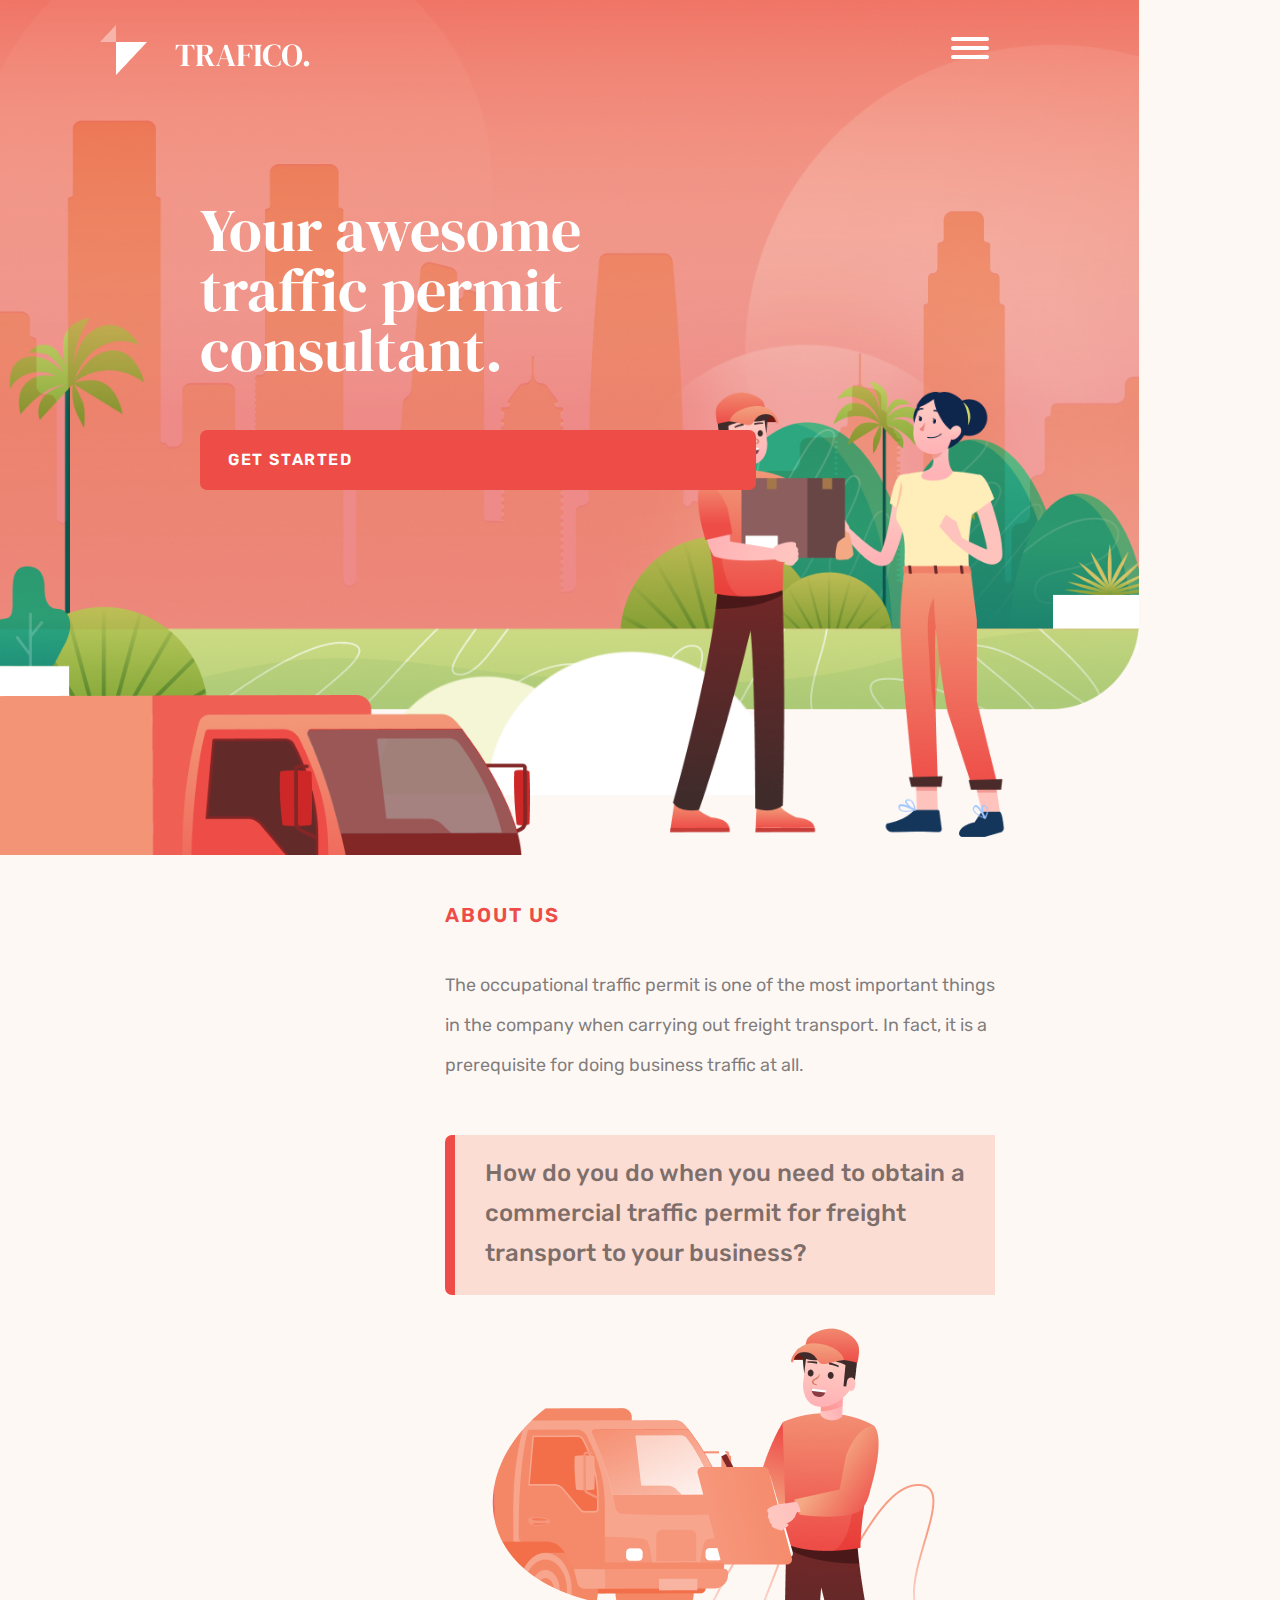
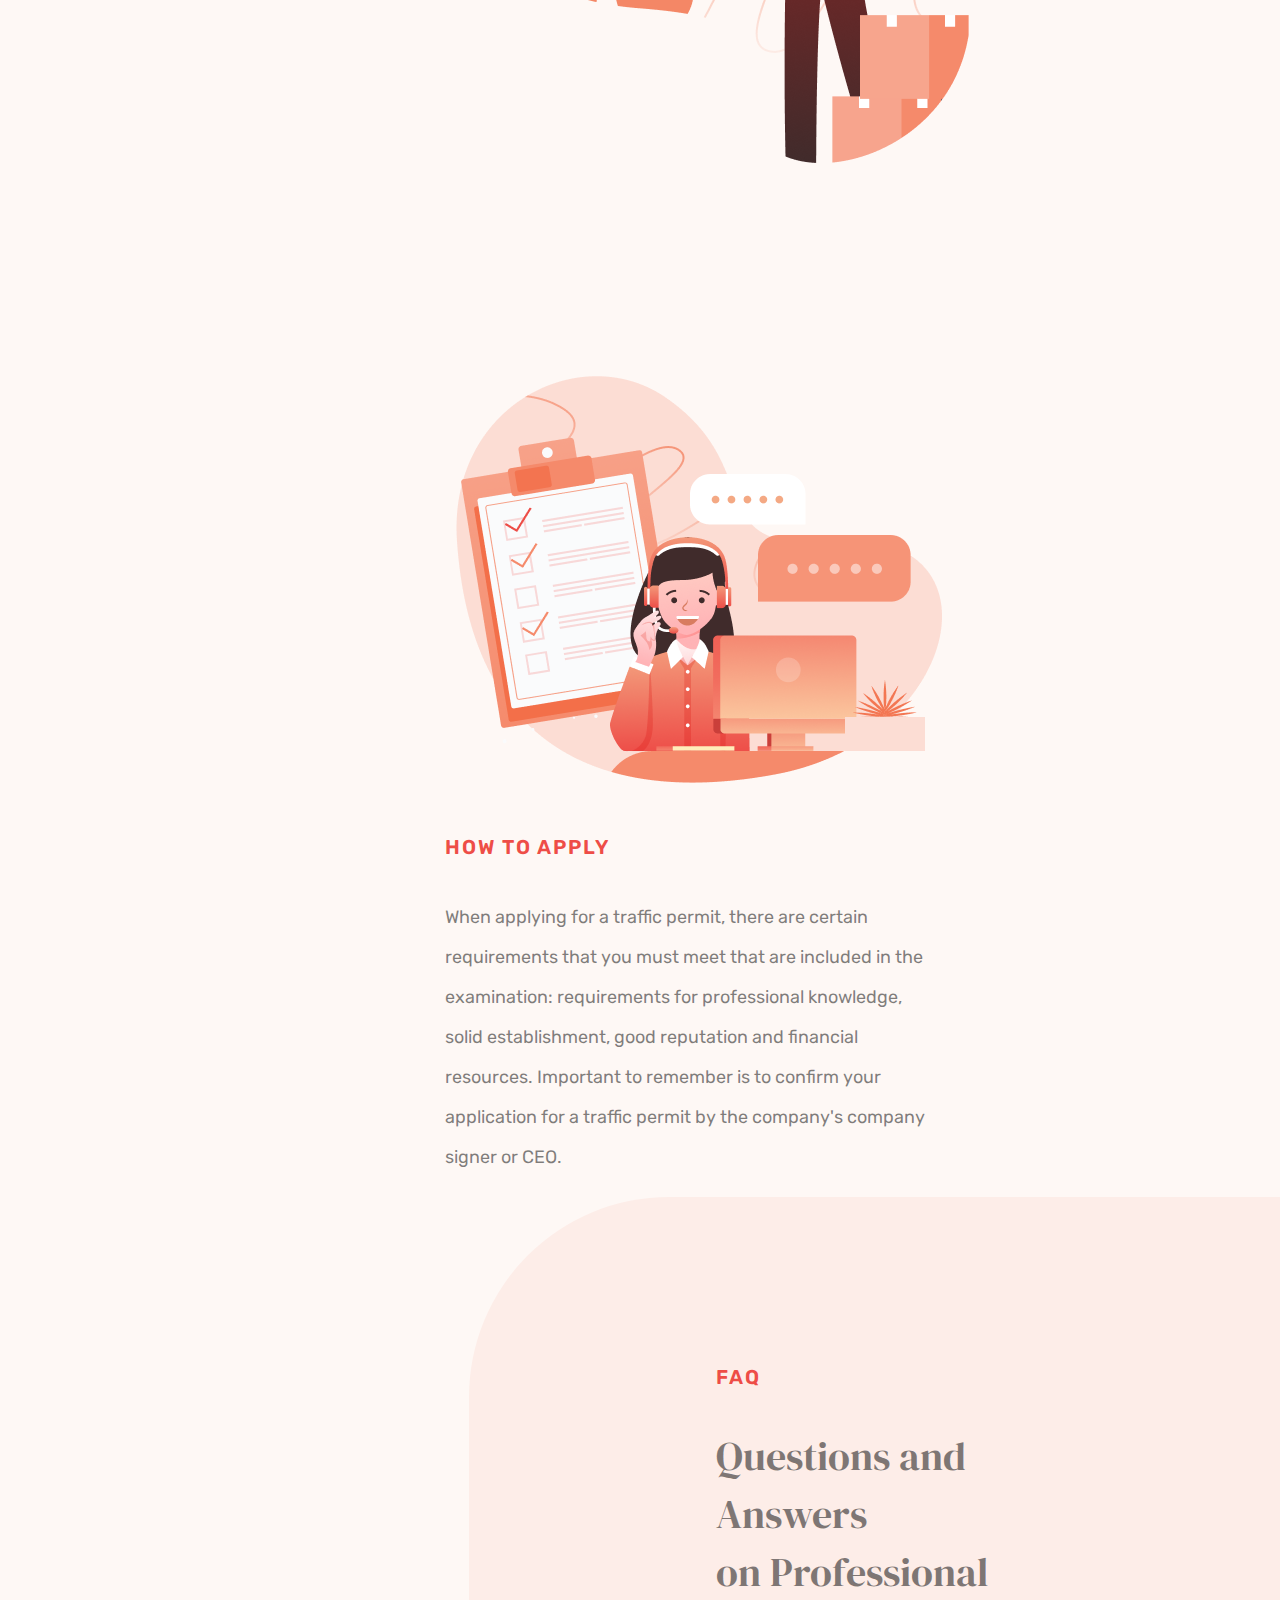
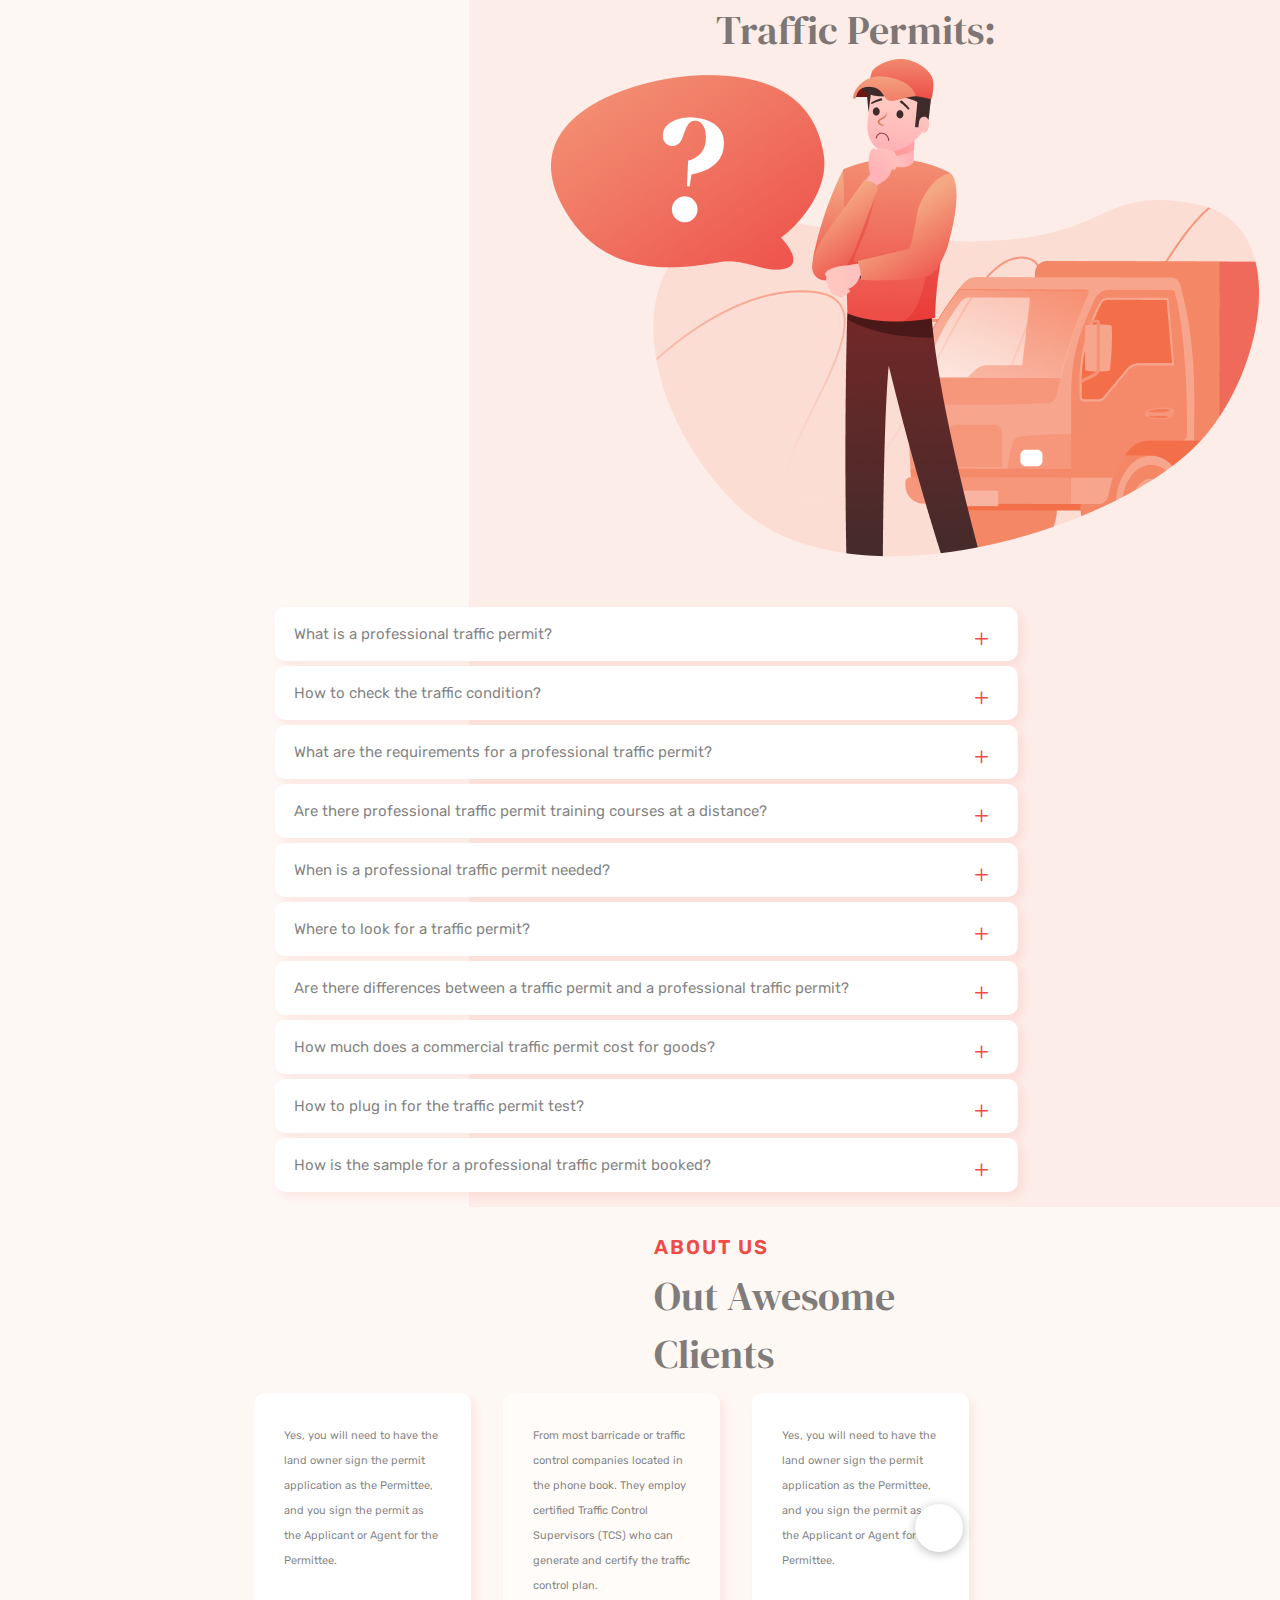
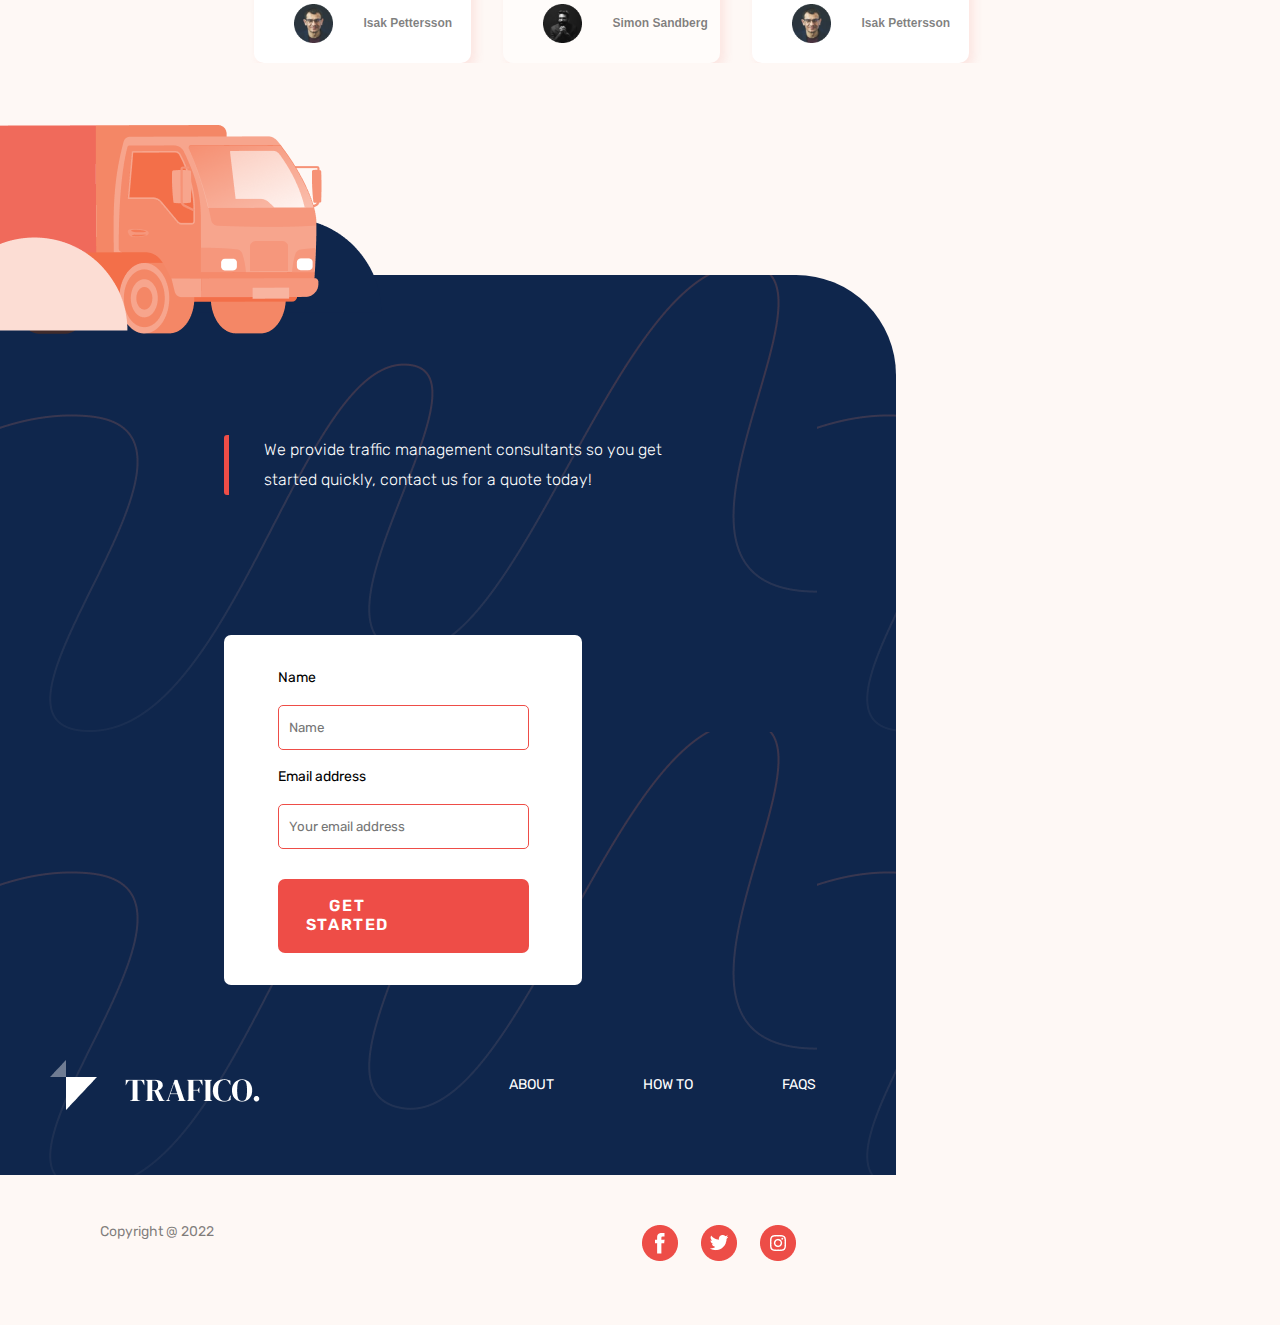
<file: index.html>
<!DOCTYPE html>
<html lang="en">

<head>
    <meta charset="UTF-8">
    <meta http-equiv="X-UA-Compatible" content="IE=edge">
    <meta name="viewport" content="width=device-width, initial-scale=1.0">
    <title>Traffico</title>
    <link href="https://fonts.googleapis.com/icon?family=Material+Icons" rel="stylesheet">
    <!-- <link
    rel="stylesheet"
    href="https://cdnjs.cloudflare.com/ajax/libs/animate.css/4.1.1/animate.min.css"
    /> -->
    <link rel="stylesheet" href="./css/style.css">
</head>

<body>
    <main>
<section>    
    <div id="row1">
        <header>
            <div class="logo"><img src="./img/logo.png" alt="logo"></div>
            <div class="nav">
                <ul>
                    <a href="#about"><li>about</li></a>
                    <a href="#howto"><li>how to</li></a>
                    <a href="#faq"><li>faqs</li></a>
                    <a href="#contact"><li class="btn">contact us</li></a>
                </ul>
            </div>
            <div class="nav-burger-menu">
                <input type="checkbox">
        <span></span>
        <span></span>
        <span></span>
        <ul class="menu-burger">
            <a href="#about"><li>about</li></a>
                    <a href="#howto"><li>how to</li></a>
                    <a href="#faq"><li>faqs</li></a>
                    <a href="#contact"><li>contact us</li></a>
            
        </ul>
            </div>
        </header>
        
            <div class="main-home">
                <div class="home-title">
                    <h1>Your awesome <br> traffic permit  <br> consultant.</h1>
                    <button type="submit">get started <span class="material-icons">
                        arrow_right_alt
                        </span></button>
                </div>
            </div>
        
    </div>
</section><section>
    <a name="about"></a>
    <div id="row2">
        <article>
            <h2>about us</h2>
            <p>The occupational traffic permit is one of the most important things in the company when carrying out freight transport.  In fact, it is a prerequisite for doing business traffic at all. </p>
            <div class="text-block">
                <p><b>How do you do when you need to obtain 
                    a commercial traffic permit for freight transport to your business?</b> </p>
                
            </div>
        </article>
        <div class="block-right">
            <img src="./img/man01.png" alt="man">
        </div>
    </div>
</section><section>
    <a name="howto"></a>
    <div id="row3">
        <div class="block-left">
            <img src="./img/illustrations.png" alt="">
        </div>
        <article>
            <h2>How to apply</h2>
                <p>When applying for a traffic permit, there are certain requirements that you must meet that are included in the examination: requirements for professional knowledge, solid establishment, good reputation and financial resources. Important to remember is to confirm your application for a traffic permit by the company's company signer or CEO. </p>
        </article>
    </div>
    
</section><section>
    <a name="faq"></a>
    <div id="row4">
        <div class="content">
            <div class="right-bg">

            <div class="block-top">
                <article>
                    <h2>FAQ</h2>
                    <p>Questions and Answers <br> on Professional Traffic Permits:</p>
                </article>
                <div class="block-right">
                    <img src="./img/man02.png" alt="man">
                </div>
            </div>
            <div class="block-bottom">
                <div class="accordion">
                    <!-- Panel 1 -->
                    <div>
                        <input type="checkbox" name="panel" id="panel-1">
                        <label for="panel-1">What is a professional traffic permit?</label>
                        <div class="accordion__content accordion__content--small">
                            
                            <p class="accordion__body">Traffic permits are a requirement for conducting professional traffic. Lorem ipsum dolor
                                sit amet, consectetur adipisicing elit.</p>
                        </div>
                    </div>

                    <!-- Panel 2 -->
                    <div>
                        <input type="checkbox" name="panel" id="panel-2">
                        <label for="panel-2">How to check the traffic condition?</label>
                        <div class="accordion__content accordion__content--large">
                            
                            <p class="accordion__body">Lorem ipsum dolor sit amet, consectetur adipisicing elit. Iusto
                                possimus at a cum saepe molestias modi illo facere ducimus voluptatibus praesentium
                                deleniti fugiat ab error quia sit perspiciatis velit necessitatibus.Lorem ipsum dolor
                                sit amet, consectetur adipisicing elit. Lorem ipsum dolor sit amet, consectetur
                                adipisicing elit. Sapiente eligendi nulla illo culpa ab in at adipisci eveniet id itaque
                                maxime soluta recusandae doloribus laboriosam dignissimos est aut cupiditate delectus.
                            </p>
                        </div>
                    </div>

                    <!-- Panel 3 -->
                    <div>
                        <input type="checkbox" name="panel" id="panel-3">
                        <label for="panel-3">What are the requirements for a professional traffic permit?</label>
                        <div class="accordion__content accordion__content--med">
                            
                            <p class="accordion__body">Lorem ipsum dolor sit amet, consectetur adipisicing elit. Iusto
                                possimus at a cum saepe molestias modi illo facere ducimus voluptatibus praesentium
                                deleniti fugiat ab error quia sit perspiciatis velit necessitatibus.Lorem ipsum dolor
                                sit amet, consectetur adipisicing elit.</p>
                        </div>
                    </div>

                    <!-- Panel 4 -->
                    <div>
                        <input type="checkbox" name="panel" id="panel-4">
                        <label for="panel-4">Are there professional traffic permit training courses at a distance?</label>
                        <div class="accordion__content accordion__content--med">
                            
                            <p class="accordion__body">Lorem ipsum dolor sit amet, consectetur adipisicing elit. Iusto
                                possimus at a cum saepe molestias modi illo facere ducimus voluptatibus praesentium
                                deleniti fugiat ab error quia sit perspiciatis velit necessitatibus.Lorem ipsum dolor
                                sit amet, consectetur adipisicing elit. </p>
                        </div>
                    </div>
                    
                    <!-- Panel 5 -->
                    <div>
                        <input type="checkbox" name="panel" id="panel-5">
                        <label for="panel-5">When is a professional traffic permit needed?</label>
                        <div class="accordion__content accordion__content--small">
                            
                            <p class="accordion__body">Lorem ipsum dolor sit amet, consectetur adipisicing elit. Iusto
                                possimus at a cum saepe molestias modi illo facere ducimus voluptatibus praesentium
                                deleniti fugiat ab error quia sit perspiciatis velit necessitatibus. </p>
                        </div>
                    </div>
                    
                    <!-- Panel 6 -->
                    <div>
                        <input type="checkbox" name="panel" id="panel-6">
                        <label for="panel-6">Where to look for a traffic permit?</label>
                        <div class="accordion__content accordion__content--med">
                            
                            <p class="accordion__body">Lorem ipsum dolor sit amet, consectetur adipisicing elit. Iusto
                                possimus at a cum saepe molestias modi illo facere ducimus voluptatibus praesentium
                                deleniti fugiat ab error quia sit perspiciatis velit necessitatibus.Lorem ipsum dolor
                                sit amet, consectetur adipisicing elit. </p>
                        </div>
                    </div>
                    
                    <!-- Panel 7 -->
                    <div>
                        <input type="checkbox" name="panel" id="panel-7">
                        <label for="panel-7">Are there differences between a traffic permit and a professional traffic permit?</label>
                        <div class="accordion__content accordion__content--med">
                            
                            <p class="accordion__body"> Iusto
                                possimus at a cum saepe molestias modi illo facere ducimus voluptatibus praesentium Iusto
                                possimus at a cum saepe molestias modi illo facere ducimus voluptatibus praesentium
                                deleniti fugiat ab error quia sit perspiciatis velit necessitatibus.Lorem ipsum dolor
                                sit amet, consectetur adipisicing elit. </p>
                        </div>
                    </div>
                    
                    <!-- Panel 8 -->
                    <div>
                        <input type="checkbox" name="panel" id="panel-8">
                        <label for="panel-8">How much does a commercial traffic permit cost for goods?</label>
                        <div class="accordion__content accordion__content--small">
                            
                            <p class="accordion__body">Lorem ipsum dolor sit amet, consectetur adipisicing elit. Iusto
                                possimus at a cum saepe molestias modi illo facere ducimus voluptatibus praesentium
                            consectetur adipisicing elit. </p>
                        </div>
                    </div>
                    <!-- end -->
                    <!-- Panel 9 -->
                    <div>
                        <input type="checkbox" name="panel" id="panel-9">
                        <label for="panel-9">How to plug in for the traffic permit test?</label>
                        <div class="accordion__content accordion__content--small">
                            
                            <p class="accordion__body">Lorem ipsum dolor sit amet, consectetur adipisicing elit. Iusto
                                possimus at a cum saepe molestias modi illo facere ducimus voluptatibus praesentium </p>
                        </div>
                    </div>
                    <!-- end -->
                    <!-- Panel 10 -->
                    <div>
                        <input type="checkbox" name="panel" id="panel-10">
                        <label for="panel-10">How is the sample for a professional traffic permit booked?</label>
                        <div class="accordion__content accordion__content--small">
                            
                            <p class="accordion__body">Lorem ipsum dolor sit amet, consectetur adipisicing elit. Iusto
                                possimus at a cum saepe molestias modi illo facere ducimus voluptatibus praesentium
                            consectetur adipisicing elit. </p>
                        </div>
                    </div>
                    <!-- end -->
                </div>

            </div>
        </div>
        </div>
    </div>

</section><section>
    <div id="row5">
        <div class="colum-left">
            <h2>about us</h2>
            <article>
                <p>Out Awesome
                    Clients</p>    
            </article>
        </div>
        <div class="sliderShow">
    
            <div class="rt-container">
                <div class="col-rt-12">
                    <div class='demo-container'>
                        <div class='carousel'>
                            <input checked='checked' class='carousel__activator' id='carousel-slide-activator-1' name='carousel'
                                type='radio'>
                            <input class='carousel__activator' id='carousel-slide-activator-2' name='carousel' type='radio'>
                            <input class='carousel__activator' id='carousel-slide-activator-3' name='carousel' type='radio'>
                            <div class='carousel__controls'>
                                <label class='carousel__control carousel__control--forward' for='carousel-slide-activator-2'>
                                    <span class="material-icons">
                                        east
                                        </span>
                                </label>
                            </div>
                            <div class='carousel__controls'>
                                <label class='carousel__control carousel__control--backward' for='carousel-slide-activator-1'>
                                    <span class="material-icons">
                                        west
                                        </span>
                                </label>
                                <label class='carousel__control carousel__control--forward' for='carousel-slide-activator-3'>
                                    <span class="material-icons">
                                        east
                                        </span>
                                </label>
                            </div>
                            <div class='carousel__controls'>
                                <label class='carousel__control carousel__control--backward' for='carousel-slide-activator-2'>
                                    <span class="material-icons">
                                        west
                                        </span>
                                </label>
                            </div>
                            <div class='carousel__screen'>
                                <div class='carousel__track'>
                                    <div
                                        class='carousel__item carousel__item--mobile-in-1 carousel__item--tablet-in-2 carousel__item--desktop-in-3'>
                                        <div class='demo-content'>
                                            <p>Yes, you will need to have the land owner sign the permit application as the Permittee, and you sign the permit as the Applicant or Agent for the Permittee.</p>
                                            <div class="brand">
                                                <img src="./img/Ellipse01.png" alt="avatar">
                                                <span>Isak Pettersson</span>
                                            </div>
                                        </div>
                                    </div>
                                    <div
                                        class='carousel__item carousel__item--mobile-in-1 carousel__item--tablet-in-2 carousel__item--desktop-in-3'>
                                        <div class='demo-content'>
                                            <p>From most barricade or traffic control companies located in the phone book. They employ certified Traffic Control Supervisors (TCS) who can generate and certify the traffic control plan. </p>
                                            <div class="brand">
                                                <img src="./img/Ellipse02.png" alt="avatar">
                                                <span>Simon Sandberg</span>
                                            </div>
                                        </div>
                                    </div>
                                    <div
                                        class='carousel__item carousel__item--mobile-in-1 carousel__item--tablet-in-2 carousel__item--desktop-in-3'>
                                        <div class='demo-content'>
                                            <p>Yes, you will need to have the land owner sign the permit application as the Permittee, and you sign the permit as the Applicant or Agent for the Permittee.</p>
                                            <div class="brand">
                                                <img src="./img/Ellipse01.png" alt="avatar">
                                                <span>Isak Pettersson</span>
                                            </div>
                                        </div>
                                    </div>
                                    <div
                                        class='carousel__item carousel__item--mobile-in-1 carousel__item--tablet-in-2 carousel__item--desktop-in-3'>
                                        <div class='demo-content'>
                                            <p>From most barricade or traffic control companies located in the phone book. They employ certified Traffic Control Supervisors (TCS) who can generate and certify the traffic control plan. </p>
                                            <div class="brand">
                                                <img src="./img/Ellipse02.png" alt="avatar">
                                                <span>Simon Sandberg</span>
                                            </div>
                                        </div>
                                    </div>
                                    <div
                                        class='carousel__item carousel__item--mobile-in-1 carousel__item--tablet-in-2 carousel__item--desktop-in-3'>
                                        <div class='demo-content'>
                                            <p>Yes, you will need to have the land owner sign the permit application as the Permittee, and you sign the permit as the Applicant or Agent for the Permittee.</p>
                                            <div class="brand">
                                                <img src="./img/Ellipse01.png" alt="avatar">
                                                <span>Isak Pettersson</span>
                                            </div>
                                        </div>
                                    </div>
                                    <div
                                        class='carousel__item carousel__item--mobile-in-1 carousel__item--tablet-in-2 carousel__item--desktop-in-3'>
                                        <div class='demo-content'>
                                            <p>From most barricade or traffic control companies located in the phone book. They employ certified Traffic Control Supervisors (TCS) who can generate and certify the traffic control plan. </p>
                                            <div class="brand">
                                                <img src="./img/Ellipse02.png" alt="avatar">
                                                <span>Simon Sandberg</span>
                                            </div>
                                        </div>
                                    </div>
                                    <div
                                        class='carousel__item carousel__item--mobile-in-1 carousel__item--tablet-in-2 carousel__item--desktop-in-3'>
                                        <div class='demo-content'>
                                            <p>Yes, you will need to have the land owner sign the permit application as the Permittee, and you sign the permit as the Applicant or Agent for the Permittee.</p>
                                            <div class="brand">
                                                <img src="./img/Ellipse01.png" alt="avatar">
                                                <span>Isak Pettersson</span>
                                            </div>
                                        </div>
                                    </div>
                                </div>
                            </div>
                        </div>
                    </div>
                </div>
            </div>
        
        </div>
    </div>
    
</section><section>
    <div id="footer">
        <a name="contact"></a>
        <div class="top-footer">
            <div class="auto-block">
                <img src="./img/mobel2.png" alt="auto-logo">
            </div>
            
            <div class="contacts">
                <div class="text-block">
                    <p>
                        We provide traffic management consultants so you get started quickly, contact us for a quote today!
                    </p>
                </div>
                <div class="form-block">
                    <div class="form">
                        <form action="#" method="get">
                            <label for="name">Name</label>
                            <input type="text" placeholder="Name">
                            <label for="email">Email address</label>
                            <input type="email" name="email" placeholder='Your email address'>
                            <button type="submit">get started <span class="material-icons">
                                arrow_right_alt
                                </span></button>
                        </form>
                    </div>
                </div>
            </div>
            <div class="clear"></div>
            <div class="bottom-contacts">
                <div class="logo"><img src="./img/logo.png" alt="logo"></div>
                
                <div class="block-menuFooter">
                    <ul>
                        <li><a href="#about">about</a></li>
                        <li><a href="#howto">how to</a></li>
                        <li><a href="#faq">faqs</a></li>
                        
                    </ul>
                </div>
            </div>
        </div>
        <div class="bottom-footer">
    <div class="copyright">Copyright @ 2022 </div>
    <div class="icons">
        <a href="https://www.facebook.com/" target="_blank" rel="noopener noreferrer"><img src="./img/f.png" alt="icon"></a>
        <a href="https://twitter.com/" target="_blank" rel="noopener noreferrer"><img src="./img/t.png" alt="icon"></a>
        <a href="https://www.instagram.com" target="_blank" rel="noopener noreferrer"><img src="./img/i.png" alt="icon"></a>
    </div>
        </div>
    </div>
</section>    
    
    </main>
</body>

</html>
</file>
<file: css/style.css>
@charset "UTF-8";
@import url("https://fonts.googleapis.com/css2?family=Rubik:ital,wght@0,300;0,400;0,500;0,600;0,700;0,800;0,900;1,300;1,400;1,500;1,600;1,700;1,800;1,900&display=swap");
@import url("https://fonts.googleapis.com/css2?family=DM+Serif+Display:ital@0;1&display=swap");
/*Обнуление*/
* {
  padding: 0;
  margin: 0;
  border: 0;
}

*,
*:before,
*:after {
  -webkit-box-sizing: border-box;
  box-sizing: border-box;
}

:focus,
:active {
  outline: none;
}

a:focus,
a:active {
  outline: none;
}

nav,
footer,
header,
aside {
  display: block;
}

html,
body {
  height: 100%;
  width: 100%;
  font-size: 100%;
  line-height: 1;
  font-size: 14px;
  -ms-text-size-adjust: 100%;
  -moz-text-size-adjust: 100%;
  -webkit-text-size-adjust: 100%;
}

input,
button,
textarea {
  font-family: inherit;
}

input::-ms-clear {
  display: none;
}

button {
  cursor: pointer;
}

button::-moz-focus-inner {
  padding: 0;
  border: 0;
}

a,
a:visited {
  text-decoration: none;
}

a:hover {
  text-decoration: none;
}

ul li {
  list-style: none;
}

img {
  vertical-align: top;
}

h1,
h2,
h3,
h4,
h5,
h6 {
  font-size: inherit;
  font-weight: inherit;
}

header {
  width: 95%;
  height: 100px;
  position: relative;
  _border: 1px solid rgba(0, 0, 0, 0.5);
  display: -webkit-box;
  display: -ms-flexbox;
  display: flex;
  -webkit-box-pack: justify;
      -ms-flex-pack: justify;
          justify-content: space-between;
  padding: 20px 0;
  -webkit-box-align: center;
      -ms-flex-align: center;
          align-items: center;
  font-family: "Rubik", sans-serif;
  z-index: 9999;
}
header a {
  color: #fff;
  font-size: 16px;
  text-transform: uppercase;
  font-weight: 500;
}
header a:hover {
  color: rgba(0, 0, 0, 0.5);
  -webkit-transition: all 0.3s linear;
  transition: all 0.3s linear;
}
header .logo {
  width: 30%;
  display: block;
  margin-left: 100px;
}
header .logo img {
  -o-object-fit: cover;
     object-fit: cover;
}
header .nav {
  width: 65%;
  margin-right: 20px;
}
@media (max-width: 1300px) {
  header .nav {
    display: none;
  }
}
header .nav ul {
  display: -webkit-box;
  display: -ms-flexbox;
  display: flex;
  -webkit-box-pack: justify;
      -ms-flex-pack: justify;
          justify-content: space-between;
}
header .nav ul li {
  margin-left: 45px;
  padding: 18px 25px;
}
#row1 {
  width: 100%;
  max-width: 1800px;
  height: 160vh;
  position: relative;
}
@media (max-width: 1300px) {
  #row1 {
    height: 95vh;
    _border: 1px solid rgba(0, 0, 0, 0.5);
  }
}
@media (max-width: 1100px) {
  #row1 {
    height: 80vh;
  }
}
@media (max-width: 960px) {
  #row1 {
    height: 70vh;
  }
}
#row1 .main-home {
  width: 89%;
  height: 100%;
  margin-top: -100px;
  background: url(./../img/bgMask.png) no-repeat;
  background-size: 100%;
  background-position: left top;
}
@media (max-width: 720px) {
  #row1 .main-home {
    background: #F39476 url(./../img/bgMini.png) no-repeat;
    background-size: cover;
    background-position: right top;
    width: 100%;
  }
}
#row1 .home-title {
  padding: 200px 0 70px 200px;
}
#row1 .home-title h1 {
  font-family: "DM Serif Display", serif;
  color: #fff;
  font-size: 80px;
  font-weight: 400;
  margin: 0 0 50px 0;
}
@media (max-width: 1300px) {
  #row1 .home-title h1 {
    font-size: 60px;
  }
}
@media (max-width: 1000px) {
  #row1 .home-title h1 {
    font-size: 40px;
  }
}
@media (max-width: 960px) {
  #row1 .home-title h1 {
    font-size: 35px;
  }
}
#row2 {
  margin: 0 0 150px 0;
}
@media (max-width: 1300px) {
  #row2 {
    _margin-top: -250px;
  }
}
#row2 article {
  width: 50%;
  _border: 1px solid #000;
  height: auto;
  padding: 0 40px 20px 0;
}
#row2 article h2 {
  margin: 30px 0;
}
#row2 article .text-block {
  background: #FCDDD4;
  border-left: 10px solid #EE4D47;
  border-radius: 7px 0 0 7px;
  padding: 20px 30px;
  margin-top: 50px;
}
#row2 article .text-block b {
  font-size: 24px;
  font-weight: 500;
  line-height: 36px;
}
#row2 .block-right {
  width: 50%;
  _border: 1px solid #000;
}

#row3 .block-left {
  width: 50%;
}
#row3 article {
  width: 50%;
  padding-right: 100px;
}
#row3 article h2 {
  margin: 30px 0;
}
/* @import 'list.scss'; */
#row4 .content {
  width: 100%;
  margin: 0 auto;
  height: auto;
  _position: relative;
}
#row4 .content .right-bg {
  background: #FDEDE8;
  border-radius: 200px 0 0 0;
  padding: 10px 0 30px 0;
  width: 70%;
  margin-left: 27%;
}
@media (max-width: 960px) {
  #row4 .content .right-bg {
    width: 80%;
    _margin-left: 37%;
  }
}
#row4 .content .block-top {
  _width: 100%;
  display: -webkit-box;
  display: -ms-flexbox;
  display: flex;
  -ms-flex-pack: distribute;
      justify-content: space-around;
  -ms-flex-wrap: wrap;
      flex-wrap: wrap;
  margin-top: 100px;
  margin-bottom: 50px;
  margin-left: -40%;
  _position: relative;
}
@media (max-width: 1300px) {
  #row4 .content .block-top {
    -webkit-box-orient: vertical;
    -webkit-box-direction: normal;
        -ms-flex-direction: column;
            flex-direction: column;
    -webkit-box-align: center;
        -ms-flex-align: center;
            align-items: center;
    margin: 30px 0;
  }
}
#row4 .content .block-top article {
  width: 40%;
  margin-top: 120px;
  z-index: 999;
}
#row4 .content .block-top article h2 {
  margin-bottom: 30px;
}
#row4 .content .block-top .block-right {
  width: 50%;
  margin-left: -30%;
}
@media (max-width: 960px) {
  #row4 .content .block-top .block-right {
    width: 90%;
    margin-left: -50%;
  }
  #row4 .content .block-top .block-right img {
    width: 100%;
  }
}
#row4 .block-bottom {
  width: 90%;
  margin-left: 35%;
  _position: relative;
}

*,
*:before,
*:after {
  -webkit-box-sizing: border-box;
          box-sizing: border-box;
}

.accordion {
  -webkit-transform: translate(-65%, 0);
          transform: translate(-65%, 0);
  width: 100%;
  border-radius: 10px;
  _margin-left: 50%;
  _border: 1px solid rgba(0, 0, 0, 0.2);
}
@media (max-width: 1300px) {
  .accordion {
    top: 59%;
    -webkit-transform: translate(-65%, 20px);
            transform: translate(-65%, 20px);
  }
}
.accordion input[name=panel] {
  display: none;
}
.accordion label {
  position: relative;
  display: block;
  padding: 1.3em;
  background-color: #fff;
  -webkit-box-shadow: 5px 5px 10px rgba(238, 77, 71, 0.1);
          box-shadow: 5px 5px 10px rgba(238, 77, 71, 0.1);
  font-size: 18px;
  color: rgba(0, 0, 0, 0.5);
  font-family: "Rubik", sans-serif;
  cursor: pointer;
  -webkit-transition: all 0.4s cubic-bezier(0.865, 0.14, 0.095, 0.87);
  transition: all 0.4s cubic-bezier(0.865, 0.14, 0.095, 0.87);
  _border-bottom: 1px solid #eee;
  border-radius: 10px;
  margin-bottom: 10px;
  _border: 1px solid rgba(0, 0, 0, 0.2);
}
@media (max-width: 1300px) {
  .accordion label {
    font-size: 15px;
  }
}
@media (max-width: 960px) {
  .accordion label {
    font-size: 13px;
    width: 100%;
    _border: 1px solid rgba(0, 0, 0, 0.2);
  }
}
.accordion label::after {
  content: "+";
  position: absolute;
  right: 1em;
  top: 0.8em;
  width: 1em;
  height: 1em;
  font-size: 24px;
  font-weight: 300;
  color: #EE4D47;
  text-align: center;
  border-radius: 50%;
  _background: #FDEDE8;
  _-webkit-box-shadow: 5px 5px 10px rgba(238, 77, 71, 0.1);
  _        box-shadow: 5px 5px 10px rgba(238, 77, 71, 0.1);
}
.accordion label:hover {
  color: #EE4D47;
  background: #fdddd3ce;
  font-weight: 400;
}
.accordion input:checked + label {
  color: #0f264cab;
}
.accordion input:checked + label:after {
  content: "-";
  line-height: 0.8em;
  padding: 3px;
  font-size: 24px;
  font-weight: 300;
}
.accordion .accordion__content {
  overflow: hidden;
  height: 0;
  position: relative;
  padding: 0 1.8em;
  -webkit-box-shadow: 5px 5px 10px rgba(238, 77, 71, 0.1);
          box-shadow: 5px 5px 10px rgba(238, 77, 71, 0.1);
  background-color: rgba(255, 255, 255, 0.6);
  color: rgba(0, 0, 0, 0.3);
  -webkit-transition: height 0.4s cubic-bezier(0.865, 0.14, 0.095, 0.87);
  transition: height 0.4s cubic-bezier(0.865, 0.14, 0.095, 0.87);
  margin-top: -15px;
  margin-bottom: 10px;
  border-radius: 0 0 10px 10px;
}
.accordion .accordion__content:not(:last-of-type) {
  -webkit-box-shadow: 5px 5px 10px rgba(238, 77, 71, 0.1);
          box-shadow: 5px 5px 10px rgba(238, 77, 71, 0.1);
}
.accordion .accordion__content .accordion__header {
  padding: 1em 0;
}
.accordion .accordion__content .accordion__body {
  font-size: 1.1em;
  line-height: 2em;
  padding: 1.9em 0;
}
@media (max-width: 1300px) {
  .accordion .accordion__content .accordion__body {
    font-size: 1em;
  }
}

input[name=panel]:checked ~ .accordion__content.accordion__content--small {
  height: 130px;
}

input[name=panel]:checked ~ .accordion__content.accordion__content--med {
  height: 180px;
}

input[name=panel]:checked ~ .accordion__content.accordion__content--large {
  height: 260px;
}

#row5 {
  position: static;
}
#row5 .colum-left {
  width: 21%;
  text-align: left;
  margin-left: 75px;
  _border: 1px solid #000;
}
/* Slides Show */
.sliderShow {
  width: 74%;
  position: relative;
  display: -webkit-box;
  display: -ms-flexbox;
  display: flex;
  -webkit-box-pack: start;
      -ms-flex-pack: start;
          justify-content: flex-start;
  _border: 1px solid #000;
}
@media (max-width: 1410px) {
  .sliderShow {
    margin-left: -10%;
  }
}

.carousel {
  min-width: 500px;
  max-width: 1100px;
  margin-left: auto;
  margin-right: auto;
  padding-left: 48px;
  padding-right: 48px;
  position: relative;
  _border: 1px solid #000;
}
@media (max-width: 1410px) {
  .carousel {
    width: 70%;
    padding: 10px;
  }
}
@media (max-width: 1300px) {
  .carousel {
    margin: 0;
  }
}
@media (max-width: 830px) {
  .carousel {
    width: 65%;
  }
}

.carousel__activator {
  display: none;
}

.carousel__controls {
  display: none;
  -webkit-box-align: center;
      -ms-flex-align: center;
          align-items: center;
  -webkit-box-pack: justify;
      -ms-flex-pack: justify;
          justify-content: space-between;
  position: absolute;
  top: 0;
  right: 16px;
  left: 16px;
  bottom: 0;
}

.carousel__controls:first-of-type {
  -webkit-box-pack: end;
      -ms-flex-pack: end;
          justify-content: flex-end;
}

.carousel__controls:last-of-type {
  -webkit-box-pack: start;
      -ms-flex-pack: start;
          justify-content: flex-start;
}

.carousel__control {
  cursor: pointer;
  display: -webkit-box;
  display: -ms-flexbox;
  display: flex;
  -webkit-box-align: center;
      -ms-flex-align: center;
          align-items: center;
  background-color: #fff;
  color: #EE4D47;
  border-radius: 100%;
  -webkit-box-shadow: 0 2px 10px 0 rgba(33, 34, 36, 0.3);
          box-shadow: 0 2px 10px 0 rgba(33, 34, 36, 0.3);
  font-size: 24px;
  height: 48px;
  -webkit-box-pack: center;
      -ms-flex-pack: center;
          justify-content: center;
  -webkit-transition: 0.3s all;
  transition: 0.3s all;
  width: 48px;
  z-index: 1;
}

.carousel__control:hover {
  -webkit-transform: scale(1.05);
  transform: scale(1.05);
}

.carousel__activator:nth-of-type(1):checked ~ .carousel__controls:nth-of-type(1) {
  display: -webkit-box;
  display: -ms-flexbox;
  display: flex;
}

.carousel__activator:nth-of-type(1):checked ~ .carousel__screen .carousel__track {
  -webkit-transform: translateX(0%);
  transform: translateX(0%);
}

.carousel__activator:nth-of-type(2):checked ~ .carousel__controls:nth-of-type(2) {
  display: -webkit-box;
  display: -ms-flexbox;
  display: flex;
}

.carousel__activator:nth-of-type(2):checked ~ .carousel__screen .carousel__track {
  -webkit-transform: translateX(-100%);
  transform: translateX(-100%);
}

.carousel__activator:nth-of-type(3):checked ~ .carousel__controls:nth-of-type(3) {
  display: -webkit-box;
  display: -ms-flexbox;
  display: flex;
}

.carousel__activator:nth-of-type(3):checked ~ .carousel__screen .carousel__track {
  -webkit-transform: translateX(-200%);
  transform: translateX(-200%);
}

.carousel__activator:nth-of-type(4):checked ~ .carousel__controls:nth-of-type(4) {
  display: -webkit-box;
  display: -ms-flexbox;
  display: flex;
}

.carousel__activator:nth-of-type(4):checked ~ .carousel__screen .carousel__track {
  -webkit-transform: translateX(-300%);
  transform: translateX(-300%);
}

.carousel__activator:nth-of-type(5):checked ~ .carousel__controls:nth-of-type(5) {
  display: -webkit-box;
  display: -ms-flexbox;
  display: flex;
}

.carousel__activator:nth-of-type(5):checked ~ .carousel__screen .carousel__track {
  -webkit-transform: translateX(-400%);
  transform: translateX(-400%);
}

.carousel__activator:nth-of-type(6):checked ~ .carousel__controls:nth-of-type(6) {
  display: -webkit-box;
  display: -ms-flexbox;
  display: flex;
}

.carousel__activator:nth-of-type(6):checked ~ .carousel__screen .carousel__track {
  -webkit-transform: translateX(-500%);
  transform: translateX(-500%);
}

.carousel__activator:nth-of-type(7):checked ~ .carousel__controls:nth-of-type(7) {
  display: -webkit-box;
  display: -ms-flexbox;
  display: flex;
}

.carousel__activator:nth-of-type(7):checked ~ .carousel__screen .carousel__track {
  -webkit-transform: translateX(-600%);
  transform: translateX(-600%);
}

.carousel__activator:nth-of-type(8):checked ~ .carousel__controls:nth-of-type(8) {
  display: -webkit-box;
  display: -ms-flexbox;
  display: flex;
}

.carousel__activator:nth-of-type(8):checked ~ .carousel__screen .carousel__track {
  -webkit-transform: translateX(-700%);
  transform: translateX(-700%);
}

.carousel__activator:nth-of-type(9):checked ~ .carousel__controls:nth-of-type(9) {
  display: -webkit-box;
  display: -ms-flexbox;
  display: flex;
}

.carousel__activator:nth-of-type(9):checked ~ .carousel__screen .carousel__track {
  -webkit-transform: translateX(-800%);
  transform: translateX(-800%);
}

.carousel__activator:nth-of-type(10):checked ~ .carousel__controls:nth-of-type(10) {
  display: -webkit-box;
  display: -ms-flexbox;
  display: flex;
}

.carousel__activator:nth-of-type(10):checked ~ .carousel__screen .carousel__track {
  -webkit-transform: translateX(-900%);
  transform: translateX(-900%);
}

.carousel__screen {
  overflow: hidden;
  margin-left: -16px;
  margin-right: -16px;
}

.carousel__track {
  font-size: 0;
  -webkit-transition: all 0.3s ease 0s;
  transition: all 0.3s ease 0s;
  white-space: nowrap;
  -webkit-overflow-scrolling: touch;
}

.carousel__item {
  display: -webkit-inline-box;
  display: -ms-inline-flexbox;
  display: inline-flex;
  padding-left: 16px;
  padding-right: 16px;
  vertical-align: top;
  white-space: normal;
}

.carousel__item--desktop-in-1 {
  width: 100%;
}

.carousel__item--desktop-in-2 {
  width: 50%;
}

.carousel__item--desktop-in-3 {
  width: 33.3333333333%;
}

.carousel__item--desktop-in-4 {
  width: 25%;
}

.carousel__item--desktop-in-5 {
  width: 20%;
}

.demo-content {
  color: rgba(0, 0, 0, 0.5);
  display: -webkit-box;
  display: -ms-flexbox;
  display: flex;
  font-family: Helvetica;
  -webkit-box-orient: vertical;
  -webkit-box-direction: normal;
      -ms-flex-direction: column;
          flex-direction: column;
  border-radius: 10px;
  _font-size: 56px;
  height: 270px;
  width: 100%;
  -webkit-box-shadow: 5px 5px 10px rgba(238, 77, 71, 0.1);
          box-shadow: 5px 5px 10px rgba(238, 77, 71, 0.1);
}
@media (max-width: 960px) {
  .demo-content {
    _height: 350px;
    width: 80%;
  }
}
.demo-content p {
  font-family: "Rubik", sans-serif;
  font-size: 12px;
  padding: 40px;
  line-height: 30px;
  height: 230px;
}
@media (max-width: 1500px) {
  .demo-content p {
    height: 350px;
    padding: 30px;
    font-size: 12px;
    line-height: 25px;
  }
}
@media (max-width: 1300px) {
  .demo-content p {
    _padding-bottom: 30px;
    font-size: 11px;
  }
}

.brand {
  width: 100%;
  -webkit-box-align: center;
      -ms-flex-align: center;
          align-items: center;
  display: -webkit-box;
  display: -ms-flexbox;
  display: flex;
  -webkit-box-pack: start;
      -ms-flex-pack: start;
          justify-content: flex-start;
  -ms-flex-wrap: wrap;
      flex-wrap: wrap;
  margin-top: -30px;
  margin-left: 20px;
}
@media (max-width: 1500px) {
  .brand {
    margin-bottom: 20px;
  }
}
.brand img {
  width: 18%;
  height: auto;
  margin-left: 20px;
  _margin-top: -20px;
}
.brand span {
  padding-left: 30px;
  font-size: 12px;
  font-weight: 600;
}

.carousel__item:nth-child(1) .demo-content {
  background-color: #fff;
}

.carousel__item:nth-child(2) .demo-content {
  background-color: rgba(255, 255, 255, 0.5);
}

.carousel__item:nth-child(3) .demo-content {
  background-color: #fff;
}

.carousel__item:nth-child(4) .demo-content {
  background-color: rgba(255, 255, 255, 0.5);
}

.carousel__item:nth-child(5) .demo-content {
  background-color: #fff;
}

.carousel__item:nth-child(6) .demo-content {
  background-color: rgba(255, 255, 255, 0.5);
}

.carousel__item:nth-child(7) .demo-content {
  background-color: #fff;
}

@media screen and (max-width: 960px) {
  .carousel__item--tablet-in-1 {
    width: 90%;
  }

  .carousel__item--tablet-in-2 {
    width: 35%;
  }

  .carousel__item--tablet-in-3 {
    width: 10%;
  }

  .carousel__track {
    padding-left: 0;
    padding-right: 20%;
  }

  .carousel__item--mobile-in-1 {
    width: 50%;
  }

  .carousel__item--mobile-in-2 {
    width: 35%;
  }

  .carousel__item--mobile-in-3 {
    width: 20%;
  }
}
#footer {
  width: 100%;
  margin-top: 15%;
}
#footer .top-footer {
  width: 70%;
  height: 550px;
  _background-color: #0F264C;
  _border: 1px solid #EE4D47;
  border-radius: 0 100px 0 0;
  position: relative;
  background-image: url(./../img/vectorLine.png), -webkit-gradient(linear, left top, right top, from(#0f264c), to(#0f264c));
  background-image: url(./../img/vectorLine.png), linear-gradient(to right, #0f264c, #0f264c);
}
@media (max-width: 1300px) {
  #footer .top-footer {
    height: 900px;
  }
}
@media (max-width: 960px) {
  #footer .top-footer {
    height: 980px;
  }
}
#footer .top-footer .auto-block {
  top: -150px;
  position: absolute;
}
#footer .top-footer .contacts {
  width: 100%;
  height: 350px;
  display: -webkit-box;
  display: -ms-flexbox;
  display: flex;
  -ms-flex-pack: distribute;
      justify-content: space-around;
  -ms-flex-wrap: wrap;
      flex-wrap: wrap;
  _border: 1px solid #EE4D47;
}
@media (max-width: 1300px) {
  #footer .top-footer .contacts {
    -webkit-box-orient: vertical;
    -webkit-box-direction: normal;
        -ms-flex-direction: column;
            flex-direction: column;
    -webkit-box-align: center;
        -ms-flex-align: center;
            align-items: center;
    margin: 30px 0;
    height: auto;
  }
}
#footer .top-footer .contacts .text-block {
  width: 50%;
  height: 300px;
  _background-color: #fff;
  margin: 30px auto;
  padding: 130px 30px 100px 15%;
}
@media (max-width: 1300px) {
  #footer .top-footer .contacts .text-block {
    margin-bottom: 100px;
    width: 80%;
  }
}
#footer .top-footer .contacts .text-block p {
  width: 80%;
  color: #fff;
  padding-left: 35px;
  font-size: 16px;
  font-weight: 300;
  line-height: 30px;
  border-left: 5px solid #EE4D47;
  border-radius: 3px 0 0 3px;
}
#footer .top-footer .contacts .form-block {
  width: 50%;
  height: 300px;
  _background-color: antiquewhite;
  position: relative;
  _border: 1px solid #EE4D47;
}
#footer .top-footer .contacts .form-block .form {
  background-color: #fff;
  width: 80%;
  height: 350px;
  display: -webkit-box;
  display: -ms-flexbox;
  display: flex;
  -webkit-box-orient: vertical;
  -webkit-box-direction: normal;
      -ms-flex-direction: column;
          flex-direction: column;
  border-radius: 7px;
  position: absolute;
  top: -70px;
}
@media (max-width: 960px) {
  #footer .top-footer .contacts .form-block .form {
    width: 100%;
  }
}
#footer .top-footer .contacts .form-block .form form {
  width: 70%;
  display: -webkit-box;
  display: -ms-flexbox;
  display: flex;
  -webkit-box-orient: vertical;
  -webkit-box-direction: normal;
      -ms-flex-direction: column;
          flex-direction: column;
  margin: 0 auto;
  padding: 10% 0;
}
#footer .top-footer .contacts .form-block .form form input {
  width: 100%;
  height: 45px;
  border: 1px solid #EE4D47;
  border-radius: 5px;
  margin: 20px 0;
  padding: 10px;
}
#footer .top-footer .contacts .form-block .form form button {
  margin-top: 10px;
}
#footer .top-footer .bottom-contacts {
  width: 100%;
  height: 100px;
  _margin-top: -550px;
  _position: absolute;
  display: -webkit-box;
  display: -ms-flexbox;
  display: flex;
  -webkit-box-pack: justify;
      -ms-flex-pack: justify;
          justify-content: space-between;
  -webkit-box-align: center;
      -ms-flex-align: center;
          align-items: center;
  padding: 10px 50px;
  _background-color: #EE4D47;
}
@media (max-width: 960px) {
  #footer .top-footer .bottom-contacts {
    -webkit-box-orient: vertical;
    -webkit-box-direction: normal;
        -ms-flex-direction: column;
            flex-direction: column;
    margin: 30px 0;
    text-align: center;
    padding: 20px 0;
  }
}
#footer .top-footer .bottom-contacts .logo {
  width: 70%;
}
@media (max-width: 960px) {
  #footer .top-footer .bottom-contacts .logo {
    margin-bottom: 20px;
  }
}
#footer .top-footer .bottom-contacts .logo img {
  -o-object-fit: cover;
     object-fit: cover;
  -o-object-position: center;
     object-position: center;
}
#footer .top-footer .bottom-contacts .block-menuFooter {
  width: 60%;
}
#footer .top-footer .bottom-contacts .block-menuFooter ul {
  display: -webkit-box;
  display: -ms-flexbox;
  display: flex;
  -webkit-box-pack: justify;
      -ms-flex-pack: justify;
          justify-content: space-between;
}
#footer .top-footer .bottom-contacts .block-menuFooter ul li {
  padding: 10px 30px;
  font-size: 14px;
  font-weight: 400;
  text-transform: uppercase;
}
#footer .top-footer .bottom-contacts .block-menuFooter a {
  color: #fff;
  cursor: pointer;
}
#footer .top-footer .bottom-contacts .block-menuFooter a:hover {
  color: #EE4D47;
}
#footer .bottom-footer {
  width: 70%;
  height: 150px;
  display: -webkit-box;
  display: -ms-flexbox;
  display: flex;
  -webkit-box-pack: justify;
      -ms-flex-pack: justify;
          justify-content: space-between;
  padding: 50px 100px;
  color: rgba(0, 0, 0, 0.5);
  _background-color: #fff;
}
@media (max-width: 960px) {
  #footer .bottom-footer {
    -webkit-box-orient: vertical;
    -webkit-box-direction: normal;
        -ms-flex-direction: column;
            flex-direction: column;
    text-align: center;
    padding: 25px 0;
  }
}
#footer .bottom-footer .icons {
  display: block;
}
#footer .bottom-footer .icons img {
  display: inline;
  margin-left: 20px;
}

.nav-burger-menu span, .nav-burger-menu input {
  display: block;
  position: absolute;
  top: 0;
  right: 0;
}

.nav-burger-menu {
  position: relative;
  margin-right: auto;
  display: none;
  right: -40%;
}
@media (max-width: 1300px) {
  .nav-burger-menu {
    display: block;
  }
}
@media (max-width: 960px) {
  .nav-burger-menu {
    right: -35%;
  }
}
.nav-burger-menu input {
  width: 40px;
  height: 32px;
  cursor: pointer;
  z-index: 2;
  opacity: 0;
}
.nav-burger-menu input:checked ~ span {
  -webkit-transform: rotate(45deg);
          transform: rotate(45deg);
  -webkit-transform-origin: 0% 0%;
          transform-origin: 0% 0%;
}
.nav-burger-menu input:checked ~ span:nth-child(3) {
  opacity: 0;
}
.nav-burger-menu input:checked ~ span:nth-child(4) {
  -webkit-transform: rotate(-45deg);
          transform: rotate(-45deg);
  -webkit-transform-origin: 0% 100%;
          transform-origin: 0% 100%;
  margin-top: 12px;
}
.nav-burger-menu input:checked ~ ul {
  left: -60px;
  -webkit-transition: all 0.5s linear;
  transition: all 0.5s linear;
}
.nav-burger-menu span {
  width: 38px;
  height: 4px;
  margin-bottom: 5px;
  position: relative;
  z-index: 1;
  background-color: #fff;
  border-radius: 5px;
  -webkit-transition: all 0.5s linear;
  transition: all 0.5s linear;
}
.nav-burger-menu .menu-burger {
  width: 550px;
  min-height: 1030px;
  position: absolute;
  list-style: none;
  padding: 170px 0 30px 50px;
  -webkit-transition: all 0.5s linear;
  transition: all 0.5s linear;
  _left: 400px;
  right: -950px;
  top: -116px;
}
.nav-burger-menu .menu-burger ul a {
  color: #fff;
  text-align: left;
  text-transform: uppercase;
  -webkit-transition: all 0.3s linear;
  transition: all 0.3s linear;
  margin-bottom: 10px;
}
.nav-burger-menu ul li {
  margin-bottom: 15px;
}

/* @import 'accordionList.scss'; */
header .nav ul .btn, #row1 .home-title button, #footer .top-footer .contacts .form-block .form form button {
  color: #fff;
  background: #EE4D47;
  display: -webkit-box;
  display: -ms-flexbox;
  display: flex;
  -webkit-box-pack: justify;
      -ms-flex-pack: justify;
          justify-content: space-between;
  -webkit-box-align: center;
      -ms-flex-align: center;
          align-items: center;
  padding: 18px 28px;
  text-transform: uppercase;
  font-family: "Rubik", sans-serif;
  font-size: 16px;
  font-weight: 600;
  line-height: 18.96px;
  letter-spacing: 0.1em;
  border-radius: 7px;
}
header .nav ul .btn span, #row1 .home-title button span, #footer .top-footer .contacts .form-block .form form button span {
  margin-left: 15px;
}
header .nav ul .btn:hover, #row1 .home-title button:hover, #footer .top-footer .contacts .form-block .form form button:hover {
  background: #0f264cab;
  _color: rgba(0, 0, 0, 0.5);
  -webkit-transition: all 0.3s linear;
  transition: all 0.3s linear;
}
header .nav ul .btn:hover span, #row1 .home-title button:hover span, #footer .top-footer .contacts .form-block .form form button:hover span {
  margin-left: 25px;
  -webkit-transition: all 0.3s ease;
  transition: all 0.3s ease;
}

#row2 article h2, #row3 article h2, #row4 .content .block-top article h2, #row5 .colum-left h2 {
  font-family: "Rubik", sans-serif;
  font-size: 24px;
  color: #EE4D47;
  font-weight: 600;
  line-height: 40px;
  letter-spacing: 0.1em;
  text-transform: uppercase;
}
@media (max-width: 1300px) {
  #row2 article h2, #row3 article h2, #row4 .content .block-top article h2, #row5 .colum-left h2 {
    font-size: 20px;
  }
}
@media (max-width: 1000px) {
  #row2 article h2, #row3 article h2, #row4 .content .block-top article h2, #row5 .colum-left h2 {
    font-size: 18px;
  }
}
@media (max-width: 960px) {
  #row2 article h2, #row3 article h2, #row4 .content .block-top article h2, #row5 .colum-left h2 {
    font-size: 16px;
  }
}

#row2 article p, #row3 article p {
  font-size: 18px;
  color: rgba(0, 0, 0, 0.5);
  line-height: 40px;
  font-weight: 400;
}

#row4 .content .block-top article p, #row5 .colum-left p {
  width: 80%;
  font-family: "DM Serif Display", serif;
  font-size: 48px;
  font-weight: 400;
  line-height: 68px;
  color: rgba(0, 0, 0, 0.5);
}
@media (max-width: 1300px) {
  #row4 .content .block-top article p, #row5 .colum-left p {
    width: 100%;
    font-size: 40px;
    line-height: 58px;
  }
}
@media (max-width: 1000px) {
  #row4 .content .block-top article p, #row5 .colum-left p {
    font-size: 35px;
    line-height: 48px;
  }
}
@media (max-width: 960px) {
  #row4 .content .block-top article p, #row5 .colum-left p {
    font-size: 30px;
    line-height: 38px;
  }
}

#row2, #row3, #row4, #row5 {
  width: 100%;
  max-width: 2000px;
  height: auto;
  display: -webkit-box;
  display: -ms-flexbox;
  display: flex;
  -ms-flex-pack: distribute;
      justify-content: space-around;
  -ms-flex-wrap: wrap;
      flex-wrap: wrap;
  -webkit-box-align: center;
      -ms-flex-align: center;
          align-items: center;
  margin-left: 100px;
  padding: 10px 50px;
  z-index: -1;
}
@media (max-width: 1300px) {
  #row2, #row3, #row4, #row5 {
    -webkit-box-orient: vertical;
    -webkit-box-direction: normal;
        -ms-flex-direction: column;
            flex-direction: column;
  }
}
@media (max-width: 960px) {
  #row2, #row3, #row4, #row5 {
    margin-left: 0;
    margin-right: 0;
    padding-right: 0;
  }
}

#footer .top-footer .contacts .form-block .form form input:hover {
  -webkit-box-shadow: 0 2px 10px 0 rgba(33, 34, 36, 0.3);
          box-shadow: 0 2px 10px 0 rgba(33, 34, 36, 0.3);
}

html,
body {
  font-family: "Rubik", sans-serif;
  scroll-behavior: smooth;
}

section {
  position: relative;
}

main {
  width: 100%;
  max-width: 2000px;
  min-width: 620px;
  _margin: 0 auto;
  background: #FEF8F5;
  overflow: hidden;
}

.clear {
  clear: both;
}
</file>
